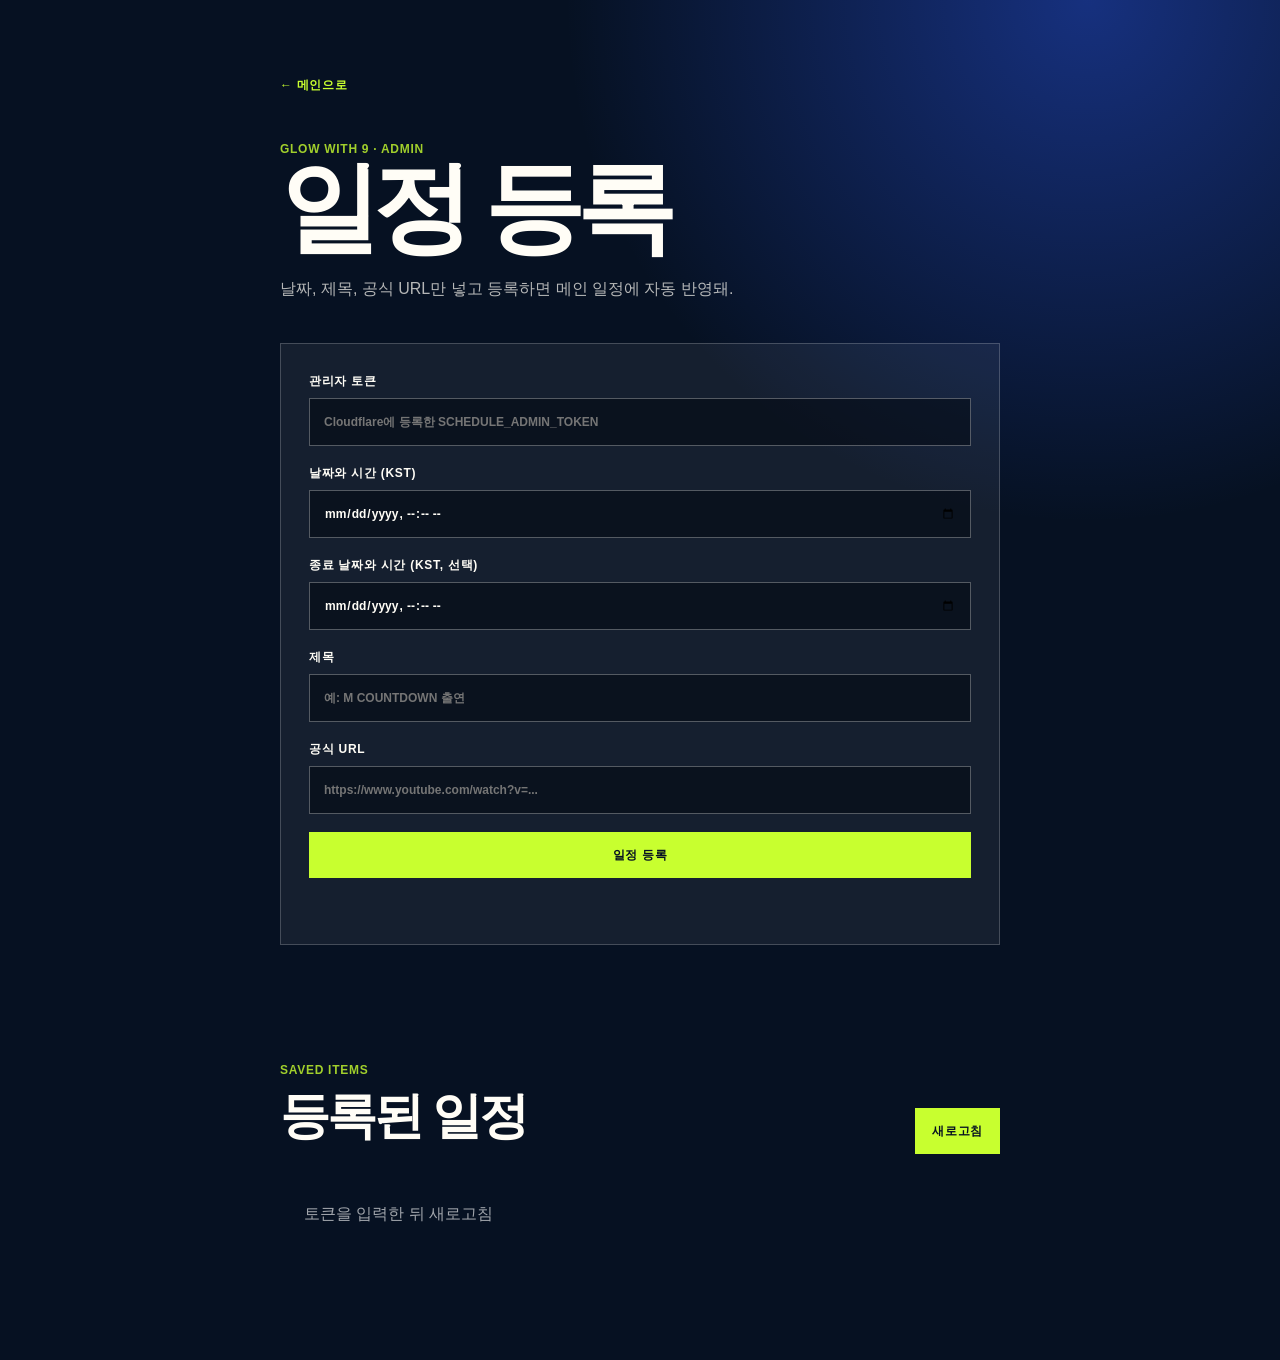
<file: schedule-admin.html>
<!doctype html>
<html lang="ko">
<head>
  <meta charset="UTF-8">
  <meta name="viewport" content="width=device-width, initial-scale=1.0">
  <meta name="theme-color" content="#061122">
  <title>일정 관리 | GLOW WITH 9</title>
  <link rel="stylesheet" href="style.css">
</head>
<body class="schedule-admin-page">
  <main class="schedule-admin-main">
    <a class="admin-back" href="/">← 메인으로</a>
    <p class="admin-eyebrow">GLOW WITH 9 · ADMIN</p>
    <h1>일정 등록</h1>
    <p class="admin-lead">날짜, 제목, 공식 URL만 넣고 등록하면 메인 일정에 자동 반영돼.</p>

    <form class="admin-form" data-schedule-form>
      <label>
        관리자 토큰
        <input type="password" name="token" autocomplete="current-password" required placeholder="Cloudflare에 등록한 SCHEDULE_ADMIN_TOKEN">
      </label>
      <label>
        날짜와 시간 (KST)
        <input type="datetime-local" name="startsAt" required>
      </label>
      <label>
        종료 날짜와 시간 (KST, 선택)
        <input type="datetime-local" name="endsAt">
      </label>
      <label>
        제목
        <input type="text" name="title" maxlength="120" required placeholder="예: M COUNTDOWN 출연">
      </label>
      <label>
        공식 URL
        <input type="url" name="url" required placeholder="https://www.youtube.com/watch?v=...">
      </label>
      <button type="submit">일정 등록</button>
      <p class="admin-message" data-admin-message aria-live="polite"></p>
    </form>

    <section class="admin-list-wrap" aria-labelledby="admin-list-title">
      <div class="admin-list-head">
        <div><p class="admin-eyebrow">SAVED ITEMS</p><h2 id="admin-list-title">등록된 일정</h2></div>
        <button class="admin-refresh" type="button" data-admin-refresh>새로고침</button>
      </div>
      <div class="admin-list" data-admin-list><p>토큰을 입력한 뒤 새로고침</p></div>
    </section>
  </main>

  <script>
    (() => {
      const form = document.querySelector('[data-schedule-form]');
      const list = document.querySelector('[data-admin-list]');
      const message = document.querySelector('[data-admin-message]');
      const refresh = document.querySelector('[data-admin-refresh]');
      const tokenInput = form.elements.token;
      const setMessage = (text, isError = false) => {
        message.textContent = text;
        message.classList.toggle('is-error', isError);
      };
      const headers = () => ({ Authorization: `Bearer ${tokenInput.value.trim()}`, Accept: 'application/json' });
      const formatDate = (value) => new Intl.DateTimeFormat('ko-KR', {
        dateStyle: 'medium', timeStyle: 'short', timeZone: 'Asia/Seoul'
      }).format(new Date(value));
      const formatScheduleDate = (item) => item.ends_at
        ? `${formatDate(item.starts_at)} ~ ${formatDate(item.ends_at)}`
        : formatDate(item.starts_at);
      const loadSchedules = async () => {
        if (!tokenInput.value.trim()) return setMessage('관리자 토큰을 입력해.', true);
        list.replaceChildren();
        try {
          const response = await fetch('/api/schedule?admin=1', { headers: headers(), cache: 'no-store' });
          const data = await response.json();
          if (!response.ok) throw new Error(data.error || '목록을 불러오지 못했어.');
          if (!data.items.length) {
            list.textContent = '등록된 앞으로의 일정이 없어.';
            return;
          }
          data.items.forEach((item) => {
            const row = document.createElement('article');
            row.className = 'admin-schedule-row';
            const copy = document.createElement('div');
            const time = document.createElement('time');
            time.textContent = formatScheduleDate(item);
            const title = document.createElement('strong');
            title.textContent = item.title;
            const link = document.createElement('a');
            link.href = item.url;
            link.target = '_blank';
            link.rel = 'noreferrer';
            link.textContent = '공식 링크 열기 ↗';
            copy.append(time, title, link);
            const remove = document.createElement('button');
            remove.type = 'button';
            remove.textContent = '삭제';
            remove.addEventListener('click', async () => {
              if (!confirm(`“${item.title}” 일정을 삭제할까?`)) return;
              const response = await fetch(`/api/schedule?id=${encodeURIComponent(item.id)}`, { method: 'DELETE', headers: headers() });
              if (!response.ok) return setMessage('삭제하지 못했어. 토큰을 확인해.', true);
              setMessage('삭제했어.');
              loadSchedules();
            });
            row.append(copy, remove);
            list.append(row);
          });
        } catch (error) {
          setMessage(error.message, true);
          list.textContent = '목록을 불러오지 못했어.';
        }
      };
      form.addEventListener('submit', async (event) => {
        event.preventDefault();
        const data = new FormData(form);
        const toKstIso = (value) => value ? `${value}:00+09:00` : null;
        const startsAt = toKstIso(data.get('startsAt'));
        const endsAt = toKstIso(data.get('endsAt'));
        setMessage('등록 중...');
        try {
          const response = await fetch('/api/schedule', {
            method: 'POST',
            headers: { ...headers(), 'Content-Type': 'application/json' },
            body: JSON.stringify({ title: data.get('title'), startsAt, endsAt, url: data.get('url') })
          });
          const result = await response.json();
          if (!response.ok) throw new Error(result.error || '등록하지 못했어.');
          form.elements.startsAt.value = '';
          form.elements.endsAt.value = '';
          form.elements.title.value = '';
          form.elements.url.value = '';
          setMessage('등록 완료. 메인 일정에도 바로 반영돼.');
          loadSchedules();
        } catch (error) {
          setMessage(error.message, true);
        }
      });
      refresh.addEventListener('click', loadSchedules);
    })();
  </script>
</body>
</html>
</file>
<file: style.css>
:root {
  --ink: #061122;
  --ink-soft: #0b1930;
  --paper: #f2f0e8;
  --white: #fffdf6;
  --blue: #1d4dff;
  --blue-bright: #2f68ff;
  --lime: #c8ff2f;
  --orange: #ff7538;
  --lilac: #b49bff;
  --cyan: #6fe9ff;
  --line-dark: rgba(6, 17, 34, 0.18);
  --line-light: rgba(255, 255, 255, 0.18);
  --sans: "Arial Narrow", "Pretendard Variable", Pretendard, SUIT, "Noto Sans KR", Arial, sans-serif;
  --display: "Arial Black", "Helvetica Neue", Arial, sans-serif;
  --ease: cubic-bezier(.2, .75, .2, 1);
  --page: clamp(20px, 4.2vw, 76px);
}

* {
  box-sizing: border-box;
}

html {
  scroll-behavior: smooth;
  background: var(--ink);
}

body {
  margin: 0;
  min-width: 320px;
  color: var(--white);
  background: var(--ink);
  font-family: var(--sans);
  font-size: 16px;
  line-height: 1.5;
  overflow-x: hidden;
  text-rendering: optimizeLegibility;
  -webkit-font-smoothing: antialiased;
}

body.menu-open {
  overflow: hidden;
}

body.album-modal-open {
  overflow: hidden;
}

a {
  color: inherit;
  text-decoration: none;
}

button,
input,
textarea {
  color: inherit;
  font: inherit;
}

button {
  border: 0;
}

img,
svg,
canvas {
  display: block;
  max-width: 100%;
}

h1,
h2,
h3,
p {
  margin: 0;
}

::selection {
  color: var(--ink);
  background: var(--lime);
}

.sr-only {
  position: absolute;
  width: 1px;
  height: 1px;
  padding: 0;
  margin: -1px;
  overflow: hidden;
  clip: rect(0, 0, 0, 0);
  white-space: nowrap;
  border: 0;
}

.skip-link {
  position: fixed;
  z-index: 1000;
  top: 12px;
  left: 12px;
  padding: 12px 18px;
  color: var(--ink);
  background: var(--lime);
  font-size: 13px;
  font-weight: 800;
  transform: translateY(-150%);
  transition: transform .2s;
}

.skip-link:focus {
  transform: translateY(0);
}

:focus-visible {
  outline: 2px solid var(--lime);
  outline-offset: 4px;
}

.scroll-progress {
  position: fixed;
  z-index: 200;
  top: 0;
  left: 0;
  width: 100%;
  height: 3px;
  pointer-events: none;
}

.scroll-progress span {
  display: block;
  width: 0;
  height: 100%;
  background: linear-gradient(90deg, var(--lime), var(--cyan), var(--lilac));
  box-shadow: 0 0 16px rgba(200, 255, 47, .5);
}

.pointer-glow {
  position: fixed;
  z-index: 9;
  width: 320px;
  height: 320px;
  border-radius: 50%;
  pointer-events: none;
  opacity: 0;
  background: radial-gradient(circle, rgba(103, 136, 255, .12), transparent 68%);
  transform: translate(-50%, -50%);
  transition: opacity .4s;
  mix-blend-mode: screen;
}

.loader {
  position: fixed;
  z-index: 999;
  inset: 0;
  display: grid;
  place-content: center;
  gap: 28px;
  text-align: center;
  background: var(--ink);
  transition: opacity .7s var(--ease), visibility .7s;
}

.loader.is-hidden {
  opacity: 0;
  visibility: hidden;
}

.loader p {
  font-size: 10px;
  font-weight: 800;
  letter-spacing: .3em;
  opacity: .65;
}

.loader-mark {
  position: relative;
  width: 58px;
  height: 58px;
  margin: auto;
  animation: loaderSpin 2.2s linear infinite;
}

.loader-mark span {
  position: absolute;
  width: 28px;
  height: 28px;
  border: 1px solid rgba(200, 255, 47, .8);
  border-radius: 50% 50% 12% 50%;
  background: rgba(200, 255, 47, .08);
  box-shadow: inset 0 0 12px rgba(200, 255, 47, .2);
}

.loader-mark span:nth-child(1) { left: 0; top: 0; transform: rotate(0); }
.loader-mark span:nth-child(2) { right: 0; top: 0; transform: rotate(90deg); }
.loader-mark span:nth-child(3) { right: 0; bottom: 0; transform: rotate(180deg); }
.loader-mark span:nth-child(4) { left: 0; bottom: 0; transform: rotate(270deg); }

@keyframes loaderSpin {
  to { transform: rotate(360deg); }
}

.site-header {
  position: fixed;
  z-index: 100;
  top: 0;
  left: 0;
  display: grid;
  grid-template-columns: 1fr auto 1fr;
  align-items: center;
  width: 100%;
  min-height: 82px;
  padding: 0 var(--page);
  border-bottom: 1px solid transparent;
  transition: min-height .35s var(--ease), background .35s, border-color .35s, backdrop-filter .35s;
}

.site-header.is-scrolled {
  min-height: 68px;
  border-bottom-color: var(--line-light);
  background: rgba(6, 17, 34, .75);
  backdrop-filter: blur(10px) saturate(120%);
}

.brand {
  justify-self: start;
  display: flex;
  align-items: center;
  gap: 8px;
  font-family: var(--display);
  font-size: 18px;
  font-weight: 900;
  letter-spacing: -.08em;
}

.brand-clover {
  color: var(--lime);
  font-family: Arial, sans-serif;
  font-size: 22px;
  font-weight: 400;
  letter-spacing: 0;
}

.brand small {
  margin-left: 7px;
  padding-left: 12px;
  border-left: 1px solid rgba(255, 255, 255, .35);
  font-family: var(--sans);
  font-size: 8px;
  font-weight: 700;
  letter-spacing: .16em;
}

.desktop-nav {
  display: flex;
  align-items: center;
  gap: clamp(20px, 2.5vw, 44px);
}

.desktop-nav a,
.official-link {
  position: relative;
  font-size: 10px;
  font-weight: 800;
  letter-spacing: .15em;
}

.desktop-nav a::after {
  content: "";
  position: absolute;
  left: 0;
  bottom: -7px;
  width: 100%;
  height: 1px;
  background: var(--lime);
  transform: scaleX(0);
  transform-origin: right;
  transition: transform .3s var(--ease);
}

.desktop-nav a:hover::after,
.desktop-nav a.is-active::after {
  transform: scaleX(1);
  transform-origin: left;
}

.header-links {
  justify-self: end;
  display: flex;
  align-items: center;
  gap: 10px;
}

.header-official,
.header-creator {
  display: flex;
  align-items: center;
  gap: 12px;
  padding: 11px 16px;
  border: 1px solid rgba(255, 255, 255, .4);
  border-radius: 999px;
  transition: color .25s, background .25s, border-color .25s;
}

.header-official:hover,
.header-creator:hover {
  color: var(--ink);
  border-color: var(--lime);
  background: var(--lime);
}

.menu-toggle,
.mobile-menu {
  display: none;
}

.hero {
  position: relative;
  min-height: 100svh;
  overflow: hidden;
  isolation: isolate;
  background: #020812;
}

.hero-image {
  position: absolute;
  z-index: -4;
  inset: 0;
  background-image:
    linear-gradient(90deg, rgba(3, 9, 22, .98) 0%, rgba(3, 9, 22, .8) 31%, rgba(3, 9, 22, .12) 65%, rgba(3, 9, 22, .08) 100%),
    linear-gradient(0deg, rgba(3, 9, 22, .72), transparent 40%),
    url("assets/glow-hero.jpg");
  background-position: center;
  background-size: cover;
  transform: scale(1.035);
  will-change: transform;
}

.hero-noise {
  position: absolute;
  z-index: -1;
  inset: 0;
  opacity: .22;
  pointer-events: none;
  background-image: url("data:image/svg+xml,%3Csvg viewBox='0 0 180 180' xmlns='http://www.w3.org/2000/svg'%3E%3Cfilter id='n'%3E%3CfeTurbulence type='fractalNoise' baseFrequency='.92' numOctaves='2' stitchTiles='stitch'/%3E%3C/filter%3E%3Crect width='100%25' height='100%25' filter='url(%23n)' opacity='.26'/%3E%3C/svg%3E");
  mix-blend-mode: soft-light;
}

.hero-orbit {
  position: absolute;
  z-index: -2;
  border: 1px solid rgba(255, 255, 255, .14);
  border-radius: 50%;
  pointer-events: none;
  animation: orbitDrift 9s ease-in-out infinite alternate;
}

.orbit-one {
  top: 12%;
  right: -8%;
  width: min(45vw, 720px);
  aspect-ratio: 1;
}

.orbit-two {
  top: 24%;
  right: 8%;
  width: min(25vw, 380px);
  aspect-ratio: 1;
  animation-delay: -3s;
}

@keyframes orbitDrift {
  to { transform: translate3d(-18px, 24px, 0) rotate(8deg); }
}

.hero-content {
  position: relative;
  z-index: 1;
  display: flex;
  flex-direction: column;
  justify-content: center;
  width: 100%;
  min-height: 100svh;
  padding: 120px var(--page) 140px;
}

.eyebrow {
  display: flex;
  align-items: center;
  gap: 10px;
  margin-bottom: clamp(20px, 3vh, 42px);
  font-size: 10px;
  font-weight: 800;
  letter-spacing: .2em;
}

.live-dot {
  position: relative;
  width: 7px;
  height: 7px;
  border-radius: 50%;
  background: var(--lime);
  box-shadow: 0 0 0 5px rgba(200, 255, 47, .12), 0 0 18px var(--lime);
  animation: livePulse 2s ease-in-out infinite;
}

@keyframes livePulse {
  50% { box-shadow: 0 0 0 9px rgba(200, 255, 47, 0), 0 0 25px var(--lime); }
}

.hero-title {
  max-width: 950px;
  font-family: var(--display);
  font-size: clamp(64px, 10.4vw, 182px);
  font-weight: 900;
  line-height: .76;
  letter-spacing: -.085em;
  text-transform: uppercase;
}

.title-line {
  display: block;
}

.title-outline {
  position: relative;
  color: transparent;
  -webkit-text-stroke: 1.5px rgba(255, 255, 255, .78);
  text-stroke: 1.5px rgba(255, 255, 255, .78);
}

.title-star {
  position: absolute;
  top: -.15em;
  right: -.18em;
  color: var(--lime);
  font-family: Arial, sans-serif;
  font-size: .22em;
  -webkit-text-stroke: 0;
  animation: starPulse 2.7s ease-in-out infinite;
}

@keyframes starPulse {
  50% { transform: rotate(90deg) scale(1.35); filter: drop-shadow(0 0 8px var(--lime)); }
}

.hero-bottom {
  display: flex;
  align-items: flex-end;
  gap: clamp(32px, 7vw, 110px);
  margin-top: clamp(32px, 5vh, 60px);
}

.hero-bottom > p {
  padding-left: 15px;
  border-left: 1px solid rgba(255, 255, 255, .6);
  font-size: clamp(13px, 1vw, 16px);
  line-height: 1.8;
}

.hero-actions {
  display: flex;
  align-items: center;
  gap: 28px;
}

.magnetic-button {
  display: inline-flex;
  align-items: center;
  justify-content: space-between;
  gap: 30px;
  min-width: 186px;
  min-height: 54px;
  padding: 0 20px;
  border-radius: 999px;
  font-size: 12px;
  font-weight: 800;
  transition: transform .2s var(--ease), box-shadow .25s, color .25s, background .25s;
}

.primary-button {
  color: var(--ink);
  background: var(--lime);
  box-shadow: 0 14px 40px rgba(200, 255, 47, .14);
}

.primary-button:hover {
  box-shadow: 0 16px 50px rgba(200, 255, 47, .34);
}

.primary-button i,
.plant-button i {
  font-style: normal;
  font-size: 18px;
}

.text-link {
  padding-bottom: 4px;
  border-bottom: 1px solid rgba(255, 255, 255, .6);
  font-size: 12px;
  font-weight: 800;
}

.hero-sidecards {
  position: absolute;
  z-index: 2;
  right: var(--page);
  bottom: 70px;
  display: flex;
  align-items: flex-end;
  gap: 12px;
}

.countdown-card,
.schedule-card {
  width: min(360px, calc(100vw - 40px));
  padding: 20px;
  border: 1px solid rgba(255, 255, 255, .25);
  background: rgba(5, 12, 28, .58);
  box-shadow: 0 24px 80px rgba(0, 0, 0, .24);
  backdrop-filter: blur(10px) saturate(120%);
}

.countdown-head {
  display: flex;
  justify-content: space-between;
  padding-bottom: 14px;
  border-bottom: 1px solid rgba(255, 255, 255, .16);
  font-size: 8px;
  font-weight: 800;
  letter-spacing: .17em;
}

.countdown-head strong {
  color: var(--lime);
}

.countdown {
  display: grid;
  grid-template-columns: 1fr auto 1fr auto 1fr auto 1fr;
  align-items: start;
  gap: 7px;
  padding: 16px 0 12px;
}

.countdown div {
  display: flex;
  flex-direction: column;
  gap: 3px;
}

.countdown strong {
  font-family: var(--display);
  font-size: clamp(23px, 2.4vw, 34px);
  line-height: 1;
  letter-spacing: -.06em;
}

.countdown span,
.countdown-card > p {
  font-size: 7px;
  font-weight: 800;
  letter-spacing: .13em;
  opacity: .55;
}

.countdown i {
  font-style: normal;
  opacity: .3;
}

.countdown-card > p {
  text-align: right;
}

.countdown-card.is-released .countdown {
  display: block;
  padding: 20px 0 15px;
}

.countdown-card.is-released .countdown::after {
  content: "NOW GLOWING";
  color: var(--lime);
  font-family: var(--display);
  font-size: 36px;
  font-weight: 900;
  letter-spacing: -.04em;
}

.countdown-card.is-released .countdown > * {
  display: none;
}

.schedule-card {
  width: min(370px, calc(100vw - 40px));
  min-height: 178px;
}

.schedule-head,
.schedule-foot,
.schedule-item {
  display: flex;
  align-items: center;
}

.schedule-head {
  justify-content: space-between;
  padding-bottom: 12px;
  border-bottom: 1px solid rgba(255, 255, 255, .16);
}

.schedule-head span,
.schedule-head h2,
.schedule-head strong,
.schedule-copy small,
.schedule-foot {
  font-size: 10px;
  font-weight: 800;
  letter-spacing: .13em;
}

.schedule-head span {
  display: block;
  margin-bottom: 3px;
  opacity: .52;
}

.schedule-head h2 {
  font-size: 12px;
  letter-spacing: .09em;
}

.schedule-head strong {
  color: var(--lime);
  font-size: 9px;
}

.schedule-list {
  min-height: 77px;
}

.schedule-item {
  gap: 12px;
  min-height: 77px;
  border-bottom: 1px solid rgba(255, 255, 255, .12);
  transition: background .2s var(--ease), transform .2s var(--ease);
}

.schedule-item:hover,
.schedule-item:focus-visible {
  background: rgba(255, 255, 255, .07);
  transform: translateX(3px);
}

.schedule-item time {
  display: flex;
  flex: 0 0 38px;
  flex-direction: column;
  align-items: center;
  justify-content: center;
  min-height: 43px;
  color: var(--ink);
  background: var(--lime);
}

.schedule-item time b {
  font-family: var(--display);
  font-size: 22px;
  line-height: .8;
  letter-spacing: -.06em;
}

.schedule-item time.is-range {
  flex-basis: 54px;
}

.schedule-item time.is-range b {
  font-family: var(--body);
  font-size: 14px;
  letter-spacing: -.08em;
}

.schedule-item time.is-range span {
  font-size: 8px;
  white-space: nowrap;
}

.schedule-item time span {
  margin-top: 3px;
  font-size: 9px;
  font-weight: 900;
  letter-spacing: .08em;
}

.schedule-copy {
  display: grid;
  min-width: 0;
  gap: 5px;
}

.schedule-copy small {
  color: var(--lime);
  font-size: 9px;
}

.schedule-copy strong {
  overflow: hidden;
  font-size: 14px;
  line-height: 1.15;
  text-overflow: ellipsis;
  white-space: nowrap;
}

.schedule-item > i {
  margin-left: auto;
  font-style: normal;
  opacity: .55;
}

.schedule-empty {
  display: grid;
  min-height: 77px;
  place-items: center start;
  color: rgba(255, 255, 255, .58);
  font-size: 11px;
  font-weight: 700;
}

.schedule-foot {
  padding-top: 10px;
  color: rgba(255, 255, 255, .52);
  font-size: 9px;
}

.latest-video-card {
  position: absolute;
  z-index: 2;
  top: clamp(92px, 13vh, 148px);
  right: var(--page);
  width: clamp(278px, 25vw, 390px);
  padding: 14px;
  border: 1px solid rgba(255, 255, 255, .26);
  background: rgba(5, 12, 28, .66);
  box-shadow: 0 24px 80px rgba(0, 0, 0, .25);
  backdrop-filter: blur(10px) saturate(120%);
}

.latest-video-head {
  display: flex;
  align-items: center;
  justify-content: space-between;
  gap: 12px;
  padding-bottom: 11px;
  font-size: 8px;
  font-weight: 800;
  letter-spacing: .14em;
}

.latest-video-head > span {
  color: var(--lime);
}

.latest-video-head a {
  flex: 0 0 auto;
  opacity: .7;
  transition: color .2s, opacity .2s;
}

.latest-video-head a:hover,
.latest-video-head a:focus-visible {
  color: var(--lime);
  opacity: 1;
}

.latest-video-head i {
  font-style: normal;
  font-size: 12px;
}

.latest-video-media {
  position: relative;
  overflow: hidden;
  aspect-ratio: 16 / 9;
  background:
    radial-gradient(circle at 78% 18%, rgba(200, 255, 47, .3), transparent 28%),
    linear-gradient(135deg, rgba(29, 77, 255, .7), rgba(3, 9, 22, .95));
}

.latest-video-thumbnail,
.latest-video-media iframe,
.latest-video-fallback {
  position: absolute;
  inset: 0;
  width: 100%;
  height: 100%;
  border: 0;
}

.latest-video-thumbnail {
  z-index: 0;
  object-fit: cover;
}

.latest-video-media iframe {
  z-index: 1;
  visibility: hidden;
}

.latest-video-card.is-ready .latest-video-media iframe {
  visibility: visible;
}

.latest-video-fallback {
  z-index: 2;
  display: flex;
  flex-direction: column;
  justify-content: flex-end;
  gap: 7px;
  padding: 15px;
  background: linear-gradient(180deg, transparent, rgba(3, 9, 22, .82));
  transition: opacity .25s;
}

.latest-video-fallback span,
.latest-video-card > p {
  font-size: 8px;
  font-weight: 800;
  line-height: 1.35;
  letter-spacing: .13em;
}

.latest-video-fallback strong {
  font-family: var(--display);
  font-size: clamp(19px, 1.75vw, 26px);
  line-height: .92;
  letter-spacing: -.05em;
}

.latest-video-card > p {
  min-height: 2.7em;
  margin-top: 11px;
  overflow: hidden;
  color: rgba(255, 255, 255, .72);
}

.latest-video-card.is-ready .latest-video-fallback {
  pointer-events: none;
  opacity: 0;
}

.latest-video-card.is-unavailable .latest-video-fallback strong {
  color: var(--lime);
}

.scroll-hint {
  position: absolute;
  z-index: 2;
  bottom: 24px;
  left: var(--page);
  display: flex;
  align-items: center;
  gap: 13px;
  font-size: 7px;
  font-weight: 800;
  letter-spacing: .18em;
  opacity: .55;
}

.scroll-hint i {
  position: relative;
  display: block;
  width: 64px;
  height: 1px;
  overflow: hidden;
  background: rgba(255, 255, 255, .35);
}

.scroll-hint i::after {
  content: "";
  position: absolute;
  inset: 0;
  background: var(--white);
  animation: scrollLine 2.2s var(--ease) infinite;
}

@keyframes scrollLine {
  from { transform: translateX(-100%); }
  to { transform: translateX(100%); }
}

.name-marquee {
  overflow: hidden;
  color: var(--white);
  background: var(--blue);
  border-top: 1px solid rgba(255, 255, 255, .18);
  border-bottom: 1px solid rgba(255, 255, 255, .18);
}

.marquee-track {
  display: flex;
  align-items: center;
  width: max-content;
  padding: 18px 0;
  animation: marquee 25s linear infinite;
}

.marquee-track span {
  padding: 0 26px;
  font-family: var(--display);
  font-size: clamp(18px, 2vw, 30px);
  font-weight: 900;
  letter-spacing: -.04em;
}

.marquee-track i {
  color: var(--lime);
  font-style: normal;
  font-size: 20px;
}

@keyframes marquee {
  to { transform: translateX(-50%); }
}

.section-pad {
  padding: clamp(88px, 11vw, 170px) var(--page);
}

.section-heading {
  display: flex;
  justify-content: space-between;
  align-items: flex-start;
  padding: 15px 0 0;
  border-top: 1px solid currentColor;
  font-size: 9px;
  font-weight: 800;
  letter-spacing: .15em;
  line-height: 1.6;
  text-transform: uppercase;
}

.section-heading > p:last-child {
  text-align: right;
  opacity: .58;
}

.section-heading span {
  display: inline-block;
  margin-right: 20px;
  opacity: .5;
}

.dark-heading { color: var(--ink); }
.light-heading { color: var(--white); }

.signal-section {
  color: var(--ink);
  background: var(--paper);
}

.album-layout {
  display: grid;
  grid-template-columns: minmax(0, 1.04fr) minmax(360px, .96fr);
  gap: clamp(50px, 8vw, 140px);
  align-items: center;
  margin-top: clamp(70px, 9vw, 140px);
}

.album-visual {
  position: relative;
  display: grid;
  place-items: center;
  min-height: min(62vw, 790px);
  perspective: 1400px;
}

.album-aura {
  position: absolute;
  top: 8%;
  left: 10%;
  width: 78%;
  height: 78%;
  border-radius: 50%;
  background: radial-gradient(circle, rgba(53, 101, 255, .34), rgba(111, 233, 255, .14) 38%, transparent 70%);
  filter: blur(10px);
  animation: auraBreathe 5s ease-in-out infinite;
}

@keyframes auraBreathe {
  50% { transform: scale(1.1); opacity: .75; }
}

.album-object {
  position: relative;
  z-index: 2;
  display: flex;
  flex-direction: column;
  width: min(76%, 520px);
  aspect-ratio: .82;
  padding: clamp(25px, 4vw, 54px);
  overflow: hidden;
  border: 1px solid rgba(255, 255, 255, .7);
  border-radius: 4px 38px 4px 38px;
  color: #fff;
  background:
    linear-gradient(135deg, rgba(255, 255, 255, .36), transparent 28%),
    radial-gradient(circle at 80% 15%, rgba(200, 255, 47, .75), transparent 22%),
    linear-gradient(145deg, #3a6fff 0%, #133dd3 42%, #052070 100%);
  box-shadow:
    inset 0 0 0 12px rgba(255, 255, 255, .05),
    inset 0 0 90px rgba(80, 224, 255, .18),
    0 55px 95px rgba(20, 48, 135, .26);
  transform: rotateY(-10deg) rotateX(7deg) rotateZ(-4deg);
  transition: transform .7s var(--ease);
}

.album-visual:hover .album-object {
  transform: rotateY(-2deg) rotateX(2deg) rotateZ(-1deg) translateY(-10px);
}

.album-object::before,
.album-object::after {
  content: "";
  position: absolute;
  border: 1px solid rgba(255, 255, 255, .25);
  border-radius: 50%;
}

.album-object::before {
  top: 20%;
  right: -35%;
  width: 90%;
  aspect-ratio: 1;
}

.album-object::after {
  right: 8%;
  bottom: 8%;
  width: 22%;
  aspect-ratio: 1;
}

.album-sticker {
  position: absolute;
  z-index: 2;
  top: 6%;
  right: 7%;
  display: grid;
  place-items: center;
  width: 78px;
  aspect-ratio: 1;
  border-radius: 50%;
  color: var(--ink);
  background: var(--lime);
  font-size: 9px;
  font-weight: 900;
  line-height: 1.15;
  letter-spacing: .08em;
  text-align: center;
  transform: rotate(11deg);
  box-shadow: 0 8px 30px rgba(200, 255, 47, .25);
}

.album-kicker {
  position: relative;
  z-index: 1;
  font-size: 9px;
  font-weight: 800;
  letter-spacing: .18em;
}

.album-object h2 {
  position: relative;
  z-index: 1;
  margin-top: auto;
  font-family: var(--display);
  font-size: clamp(60px, 7.8vw, 118px);
  font-weight: 900;
  line-height: .72;
  letter-spacing: -.1em;
}

.album-object h2 em {
  color: transparent;
  font-style: normal;
  -webkit-text-stroke: 1.5px #fff;
}

.album-meta {
  position: relative;
  z-index: 1;
  display: flex;
  justify-content: space-between;
  margin-top: 28px;
  padding-top: 13px;
  border-top: 1px solid rgba(255, 255, 255, .5);
  font-size: 9px;
  font-weight: 800;
  letter-spacing: .1em;
}

.album-capsules {
  position: absolute;
  inset: 0;
}

.album-capsules i {
  position: absolute;
  width: 18px;
  height: 44px;
  border: 1px solid rgba(255, 255, 255, .65);
  border-radius: 999px;
  background: linear-gradient(90deg, rgba(255, 255, 255, .65), rgba(255, 255, 255, .1));
  box-shadow: inset 0 0 10px rgba(255, 255, 255, .35), 0 0 20px rgba(255, 255, 255, .12);
}

.album-capsules i:nth-child(1) { top: 27%; left: 13%; transform: rotate(28deg); background-color: rgba(200, 255, 47, .45); }
.album-capsules i:nth-child(2) { top: 41%; right: 17%; transform: rotate(-35deg); background-color: rgba(255, 117, 56, .5); }
.album-capsules i:nth-child(3) { top: 18%; left: 43%; transform: rotate(70deg); background-color: rgba(180, 155, 255, .5); }
.album-capsules i:nth-child(4) { top: 50%; left: 25%; transform: rotate(12deg); background-color: rgba(111, 233, 255, .5); }
.album-capsules i:nth-child(5) { top: 60%; right: 10%; transform: rotate(48deg); background-color: rgba(255, 255, 255, .35); }

.album-shadow {
  position: absolute;
  z-index: 1;
  bottom: 3%;
  width: 58%;
  height: 9%;
  border-radius: 50%;
  background: rgba(6, 17, 34, .32);
  filter: blur(28px);
  transform: rotate(-5deg);
}

.track-panel {
  max-width: 620px;
}

.track-intro > span {
  font-size: 9px;
  font-weight: 800;
  letter-spacing: .15em;
  opacity: .55;
}

.track-intro h3 {
  margin-top: 15px;
  font-family: var(--display);
  font-size: clamp(38px, 4.1vw, 68px);
  font-weight: 900;
  line-height: .98;
  letter-spacing: -.07em;
}

.track-intro h3 em {
  color: var(--blue);
  font-style: normal;
}

.album-stream-link {
  display: inline-flex;
  align-items: center;
  gap: 12px;
  margin-top: 22px;
  padding-bottom: 5px;
  border-bottom: 1px solid currentColor;
  color: var(--ink);
  font-size: 10px;
  font-weight: 900;
  letter-spacing: .1em;
  transition: color .2s ease, gap .2s var(--ease);
}

.album-stream-link i {
  color: var(--blue);
  font-size: 15px;
  font-style: normal;
}

.album-stream-link:hover,
.album-stream-link:focus-visible {
  gap: 16px;
  color: var(--blue);
}

.track-list {
  padding: 0;
  margin: clamp(30px, 4vw, 52px) 0 0;
  border-top: 1px solid var(--line-dark);
  list-style: none;
}

.track-list li {
  border-bottom: 1px solid var(--line-dark);
  transition: background .3s, color .3s;
}

.track-list button {
  display: grid;
  grid-template-columns: 42px 1fr auto auto;
  align-items: center;
  width: 100%;
  min-height: 54px;
  padding: 0 10px 0 0;
  cursor: pointer;
  text-align: left;
  background: transparent;
}

.track-list button > span {
  font-size: 8px;
  font-weight: 800;
  opacity: .5;
}

.track-list button strong {
  font-size: clamp(14px, 1.3vw, 19px);
  font-weight: 800;
  letter-spacing: -.025em;
}

.track-list button small {
  margin-right: 16px;
  padding: 3px 7px;
  border: 1px solid currentColor;
  border-radius: 999px;
  font-size: 7px;
  font-weight: 900;
  letter-spacing: .08em;
}

.track-list button i {
  font-style: normal;
  opacity: 0;
  transform: translate(-6px, 6px);
  transition: opacity .25s, transform .25s;
}

.track-list li:hover,
.track-list li.active {
  color: #fff;
  background: var(--blue);
}

.track-list li:hover button,
.track-list li.active button {
  padding-left: 14px;
}

.track-list li:hover button i,
.track-list li.active button i {
  opacity: 1;
  transform: translate(0);
}

.track-now {
  display: grid;
  grid-template-columns: auto 1fr auto;
  align-items: center;
  gap: 20px;
  margin-top: 20px;
  padding: 16px 18px;
  color: #fff;
  background: var(--ink);
}

.track-now span,
.track-now em {
  font-size: 7px;
  font-weight: 800;
  letter-spacing: .13em;
  opacity: .55;
}

.track-now strong {
  overflow: hidden;
  font-size: 13px;
  font-weight: 800;
  text-overflow: ellipsis;
  white-space: nowrap;
}

.track-now em {
  color: var(--lime);
  font-style: normal;
  text-align: right;
}

.track-recommendation {
  margin-top: 14px;
  padding: 18px 19px 17px;
  border: 1px solid rgba(8, 24, 74, .13);
  border-radius: 2px 18px 2px 18px;
  color: var(--white);
  background: var(--ink);
  box-shadow: 0 16px 34px rgba(8, 24, 74, .12);
}

.track-recommendation-head {
  display: flex;
  justify-content: space-between;
  gap: 16px;
  color: var(--lime);
  font-size: 8px;
  font-weight: 900;
  letter-spacing: .15em;
}

.track-recommendation-head span:last-child {
  color: rgba(255, 255, 255, .52);
}

.track-recommendation p {
  margin: 13px 0 15px;
  color: rgba(255, 255, 255, .73);
  font-size: 13px;
  line-height: 1.55;
}

.track-recommendation p strong {
  color: var(--white);
  font-weight: 800;
}

.track-recommendation a {
  display: flex;
  justify-content: space-between;
  align-items: center;
  gap: 18px;
  padding-top: 12px;
  border-top: 1px solid rgba(255, 255, 255, .16);
  color: var(--white);
  font-size: 9px;
  font-weight: 900;
  letter-spacing: .11em;
  transition: color .2s ease;
}

.track-recommendation a i {
  color: var(--lime);
  font-size: 15px;
  font-style: normal;
  transition: transform .2s var(--ease);
}

.track-recommendation a:hover,
.track-recommendation a:focus-visible {
  color: var(--lime);
}

.track-recommendation a:hover i,
.track-recommendation a:focus-visible i {
  transform: translate(3px, -3px);
}

.members-section {
  position: relative;
  overflow: hidden;
  color: var(--white);
  background:
    radial-gradient(circle at 15% 25%, rgba(29, 77, 255, .23), transparent 28%),
    radial-gradient(circle at 85% 65%, rgba(180, 155, 255, .12), transparent 25%),
    var(--ink);
}

.members-section::after {
  content: "FIVE";
  position: absolute;
  top: 17%;
  right: -2vw;
  color: rgba(255, 255, 255, .025);
  font-family: var(--display);
  font-size: 27vw;
  font-weight: 900;
  line-height: .8;
  letter-spacing: -.1em;
  pointer-events: none;
}

.members-title-wrap {
  position: relative;
  z-index: 1;
  display: flex;
  justify-content: space-between;
  align-items: flex-end;
  margin: clamp(80px, 10vw, 155px) 0 clamp(45px, 6vw, 85px);
}

.members-title-wrap h2 {
  font-family: var(--display);
  font-size: clamp(68px, 12vw, 184px);
  font-weight: 900;
  line-height: .71;
  letter-spacing: -.09em;
}

.members-title-wrap h2 span {
  color: transparent;
  -webkit-text-stroke: 1.5px rgba(255, 255, 255, .75);
}

.members-title-wrap > p {
  max-width: 240px;
  padding-left: 18px;
  border-left: 1px solid rgba(255, 255, 255, .45);
  font-size: 13px;
  line-height: 1.8;
  opacity: .7;
}

.member-deck {
  position: relative;
  z-index: 2;
  display: flex;
  gap: 8px;
}

.member-card {
  position: relative;
  flex: 1 1 0;
  min-width: 0;
  min-height: clamp(420px, 46vw, 680px);
  padding: clamp(17px, 2vw, 30px);
  overflow: hidden;
  border: 1px solid rgba(255, 255, 255, .18);
  background: rgba(255, 255, 255, .035);
  transition: flex .55s var(--ease), transform .55s var(--ease), background .4s;
  isolation: isolate;
}

.member-card::before {
  content: "";
  position: absolute;
  z-index: -2;
  inset: 0;
  opacity: .58;
  transition: opacity .4s, transform .7s var(--ease);
}

.member-card::after {
  content: "";
  position: absolute;
  z-index: -1;
  inset: 0;
  background: linear-gradient(180deg, transparent 38%, rgba(4, 10, 24, .18) 62%, rgba(4, 10, 24, .92));
}

.member-hayoung::before { background: linear-gradient(155deg, rgba(76, 117, 255, .58), rgba(16, 26, 73, .88) 75%); }
.member-jiwon::before { background: linear-gradient(155deg, rgba(38, 161, 204, .48), rgba(11, 37, 72, .88) 75%); }
.member-chaeyoung::before { background: linear-gradient(155deg, rgba(165, 66, 66, .46), rgba(40, 20, 48, .9) 75%); }
.member-nagyung::before { background: linear-gradient(155deg, rgba(112, 75, 225, .48), rgba(21, 19, 59, .9) 75%); }
.member-jiheon::before { background: linear-gradient(155deg, rgba(208, 136, 67, .46), rgba(50, 35, 65, .9) 75%); }

.member-photo {
  position: absolute;
  z-index: -3;
  inset: 0;
  width: 100%;
  height: 100%;
  max-width: none;
  object-fit: cover;
  object-position: center;
  filter: saturate(.78) contrast(1.04);
  transform: scale(1.03);
  transition: filter .65s, transform .9s var(--ease);
}

.member-card:hover,
.member-card:focus-visible {
  flex: 1.5 1 0;
  transform: translateY(-12px);
  background: rgba(255, 255, 255, .08);
}

.member-card:hover::before,
.member-card:focus-visible::before {
  opacity: .28;
  transform: scale(1.04);
}

.member-card:hover .member-photo,
.member-card:focus-visible .member-photo {
  filter: saturate(1.03) contrast(1.02);
  transform: scale(1.085);
}

.member-index {
  font-size: 8px;
  font-weight: 800;
  letter-spacing: .15em;
  opacity: .6;
}

.member-symbol {
  position: absolute;
  top: 28%;
  left: 50%;
  display: grid;
  place-items: center;
  width: clamp(90px, 9vw, 150px);
  aspect-ratio: 1;
  border: 1px solid rgba(255, 255, 255, .55);
  border-radius: 50%;
  background: rgba(255, 255, 255, .05);
  box-shadow: inset 0 0 40px rgba(255, 255, 255, .08), 0 0 45px rgba(255, 255, 255, .08);
  backdrop-filter: blur(8px);
  transform: translateX(-50%);
}

.member-symbol::before,
.member-symbol::after {
  content: "";
  position: absolute;
  inset: -12px;
  border: 1px dashed rgba(255, 255, 255, .2);
  border-radius: 50%;
  animation: loaderSpin 18s linear infinite;
}

.member-symbol::after {
  inset: 12px;
  animation-direction: reverse;
}

.member-symbol span {
  font-family: var(--display);
  font-size: clamp(34px, 4vw, 64px);
  font-weight: 900;
  text-shadow: 0 0 24px rgba(255, 255, 255, .4);
}

.member-copy {
  position: absolute;
  right: clamp(17px, 2vw, 30px);
  bottom: clamp(22px, 3vw, 42px);
  left: clamp(17px, 2vw, 30px);
}

.member-copy p {
  margin-bottom: 3px;
  font-size: 8px;
  font-weight: 800;
  letter-spacing: .16em;
  opacity: .55;
}

.member-copy h3 {
  font-family: var(--display);
  font-size: clamp(21px, 2.35vw, 38px);
  font-weight: 900;
  line-height: .95;
  letter-spacing: -.07em;
  word-break: keep-all;
}

.member-copy span {
  display: block;
  margin-top: 12px;
  font-size: 11px;
  font-weight: 700;
  opacity: .7;
}

.member-clover {
  position: absolute;
  top: 20px;
  right: 20px;
  color: var(--lime);
  font-style: normal;
}

.members-note {
  position: relative;
  z-index: 2;
  margin-top: 15px;
  font-size: 9px;
  opacity: .48;
}

.archive-section {
  color: var(--ink);
  background: var(--paper);
}

.archive-sticky {
  padding: clamp(88px, 11vw, 170px) 0;
}

.archive-sticky > .section-heading,
.archive-lead,
.drag-hint {
  margin-right: var(--page);
  margin-left: var(--page);
}

.archive-lead {
  display: flex;
  justify-content: space-between;
  align-items: flex-end;
  margin-top: clamp(70px, 9vw, 130px);
  margin-bottom: clamp(42px, 5vw, 75px);
}

.archive-lead > div > span {
  font-size: 9px;
  font-weight: 800;
  letter-spacing: .16em;
  opacity: .55;
}

.archive-lead h2 {
  margin-top: 16px;
  font-family: var(--display);
  font-size: clamp(54px, 8.5vw, 132px);
  font-weight: 900;
  line-height: .78;
  letter-spacing: -.08em;
}

.archive-lead h2 em {
  color: var(--blue);
  font-style: normal;
}

.archive-lead > p {
  max-width: 260px;
  padding-left: 18px;
  border-left: 1px solid rgba(6, 17, 34, .38);
  font-size: 13px;
  line-height: 1.8;
}

.archive-controls {
  display: grid;
  grid-template-columns: minmax(190px, 1fr) auto auto auto;
  gap: 10px;
  align-items: center;
  margin: 0 var(--page) 30px;
}

.archive-search,
.archive-select {
  position: relative;
  display: flex;
  align-items: center;
  min-height: 48px;
  border: 1px solid var(--line-dark);
  background: rgba(255, 255, 255, .48);
}

.archive-search input,
.archive-select select {
  width: 100%;
  min-height: 46px;
  padding: 0 42px 0 15px;
  border: 0;
  outline: 0;
  color: var(--ink);
  background: transparent;
  font: inherit;
  font-size: 10px;
  font-weight: 800;
  letter-spacing: .04em;
}

.archive-search input::placeholder { color: rgba(6, 17, 34, .48); }
.archive-search i {
  position: absolute;
  right: 14px;
  font-size: 22px;
  font-style: normal;
  line-height: 1;
  pointer-events: none;
}

.archive-select { min-width: 130px; }
.archive-select select { padding-right: 12px; cursor: pointer; }

.archive-types {
  display: flex;
  gap: 5px;
}

.archive-types button {
  min-height: 48px;
  padding: 0 11px;
  border: 1px solid var(--line-dark);
  color: var(--ink);
  background: transparent;
  font-size: 8px;
  font-weight: 800;
  letter-spacing: .08em;
  cursor: pointer;
  transition: color .2s, background .2s;
}

.archive-types button:hover,
.archive-types button.is-active {
  color: var(--white);
  background: var(--ink);
}

.archive-result {
  justify-self: end;
  white-space: nowrap;
  font-size: 9px;
  font-weight: 800;
  letter-spacing: .08em;
  opacity: .58;
}

.era-card[hidden] { display: none; }

.era-scroller {
  display: flex;
  gap: 14px;
  padding: 0 var(--page) 30px;
  overflow-x: auto;
  overscroll-behavior-inline: contain;
  scroll-snap-type: x mandatory;
  scrollbar-width: thin;
  scrollbar-color: var(--blue) rgba(6, 17, 34, .1);
  cursor: grab;
}

.era-scroller.is-dragging {
  cursor: grabbing;
  scroll-snap-type: none;
}

.era-card {
  flex: 0 0 clamp(255px, 25vw, 390px);
  scroll-snap-align: start;
  cursor: pointer;
}

.era-card:focus-visible {
  outline: 3px solid var(--blue);
  outline-offset: 6px;
}

.era-art {
  position: relative;
  display: grid;
  place-items: center;
  aspect-ratio: .82;
  overflow: hidden;
  border: 1px solid var(--line-dark);
  transition: transform .5s var(--ease), border-radius .5s var(--ease);
}

.era-card:hover .era-art {
  border-radius: 0 42px 0 42px;
  transform: translateY(-10px);
}

.era-art::before,
.era-art::after {
  content: "";
  position: absolute;
  border-radius: 50%;
  transition: transform .65s var(--ease);
}

.era-art::before {
  width: 62%;
  aspect-ratio: 1;
  border: 1px solid currentColor;
  opacity: .5;
}

.era-art::after {
  width: 34%;
  aspect-ratio: 1;
  background: currentColor;
  opacity: .13;
}

.era-card:hover .era-art::before { transform: scale(1.2) rotate(20deg); }
.era-card:hover .era-art::after { transform: scale(.75); }

.era-art > span {
  position: absolute;
  top: 18px;
  left: 18px;
  font-size: 8px;
  font-weight: 800;
  letter-spacing: .12em;
  opacity: .6;
}

.era-art > i {
  position: relative;
  z-index: 1;
  font-family: var(--display);
  font-size: clamp(62px, 8vw, 118px);
  font-style: normal;
  font-weight: 900;
  line-height: 1;
}

.era-2017 .era-art { color: #2752f0; background: #dfe6ff; }
.era-2018 .era-art { color: #ef5f93; background: #ffdfea; }
.era-2021 .era-art { color: #0b7bff; background: #e3f4ff; }
.era-2022 .era-art { color: #5633a9; background: #d9cdfb; }
.era-2023 .era-art { color: #1e1e24; background: #a9e7da; }
.era-2024 .era-art { color: #ff542d; background: #ffd7c9; }
.era-2025 .era-art { color: #297350; background: #f4db79; }
.era-2026 .era-art { color: #1d4dff; background: #c8ff2f; }

.era-copy {
  display: grid;
  grid-template-columns: 38px 1fr;
  margin-top: 18px;
}

.era-copy > span {
  grid-row: span 2;
  padding-top: 6px;
  font-size: 8px;
  font-weight: 800;
  opacity: .5;
}

.era-copy h3 {
  font-family: var(--display);
  font-size: clamp(21px, 2vw, 30px);
  font-weight: 900;
  line-height: 1;
  letter-spacing: -.055em;
}

.era-copy p {
  margin-top: 7px;
  font-size: 8px;
  font-weight: 800;
  letter-spacing: .12em;
  opacity: .5;
}

.drag-hint {
  display: flex;
  align-items: center;
  gap: 16px;
  margin-top: 24px;
  font-size: 7px;
  font-weight: 800;
  letter-spacing: .16em;
  opacity: .55;
}

.drag-hint i {
  position: relative;
  width: 80px;
  height: 1px;
  background: rgba(6, 17, 34, .25);
}

.drag-hint i::after {
  content: "›";
  position: absolute;
  top: 50%;
  right: 0;
  font-size: 15px;
  transform: translateY(-54%);
}

.album-modal {
  position: fixed;
  z-index: 1100;
  inset: 0;
  display: grid;
  place-items: center;
  padding: 24px;
  color: var(--white);
}

.album-modal[hidden] { display: none; }

.album-modal-backdrop {
  position: absolute;
  inset: 0;
  background: rgba(2, 8, 20, .78);
  backdrop-filter: blur(10px);
}

.album-modal-panel {
  position: relative;
  display: grid;
  grid-template-rows: auto minmax(0, 1fr) auto;
  width: min(690px, 100%);
  max-height: min(760px, calc(100vh - 48px));
  overflow: hidden;
  border: 1px solid rgba(111, 233, 255, .45);
  outline: 0;
  background: linear-gradient(145deg, #10234c, #061122 58%);
  box-shadow: 0 28px 100px rgba(0, 0, 0, .52), 0 0 0 1px rgba(29, 77, 255, .2) inset;
  animation: album-modal-in .24s var(--ease) both;
}

@keyframes album-modal-in {
  from { opacity: 0; transform: translateY(14px) scale(.985); }
  to { opacity: 1; transform: none; }
}

.album-modal-head,
.album-modal-nav,
.album-modal-section-head {
  display: flex;
  align-items: center;
  justify-content: space-between;
}

.album-modal-head {
  min-height: 66px;
  padding: 0 24px;
  border-bottom: 1px solid var(--line-light);
}

.album-modal-head > p,
.album-modal-section-head > p {
  margin: 0;
  color: var(--cyan);
  font-size: 9px;
  font-weight: 800;
  letter-spacing: .16em;
}

.album-modal-close {
  display: grid;
  width: 38px;
  aspect-ratio: 1;
  place-items: center;
  border: 1px solid var(--line-light);
  color: var(--white);
  background: rgba(255, 255, 255, .06);
  font-size: 27px;
  line-height: 1;
  cursor: pointer;
}

.album-modal-close:hover,
.album-modal-close:focus-visible,
.album-modal-nav button:not(:disabled):hover,
.album-modal-nav button:not(:disabled):focus-visible,
.album-modal-video:hover,
.album-modal-video:focus-visible {
  color: var(--ink);
  background: var(--lime);
  outline: 0;
}

.album-modal-body {
  min-height: 0;
  padding: clamp(26px, 5vw, 46px) clamp(22px, 5vw, 52px);
  overflow-y: auto;
  overscroll-behavior: contain;
}

.album-modal-meta,
.album-modal-title-track {
  margin: 0;
  color: var(--cyan);
  font-size: 10px;
  font-weight: 800;
  letter-spacing: .13em;
}

.album-modal-body h2 {
  max-width: 10ch;
  margin: 12px 0 18px;
  font-family: var(--display);
  font-size: clamp(44px, 8vw, 80px);
  line-height: .84;
  letter-spacing: -.075em;
  overflow-wrap: anywhere;
}

.album-modal-title-track { color: var(--lime); }

.album-modal-description {
  max-width: 52ch;
  margin: 22px 0 0;
  color: rgba(255, 253, 246, .78);
  font-size: 14px;
  line-height: 1.8;
  word-break: keep-all;
}

.album-modal-video {
  display: inline-flex;
  gap: 10px;
  align-items: center;
  margin-top: 24px;
  padding: 11px 14px;
  border: 1px solid rgba(111, 233, 255, .5);
  color: var(--cyan);
  font-size: 10px;
  font-weight: 800;
  letter-spacing: .08em;
}

.album-modal-tracks {
  margin-top: 38px;
  padding-top: 22px;
  border-top: 1px solid var(--line-light);
}

.album-modal-section-head h3 {
  margin: 0;
  font-size: 15px;
}

.album-modal-tracks ol {
  display: grid;
  gap: 0;
  margin: 18px 0 0;
  padding: 0;
  list-style: none;
  counter-reset: track;
}

.album-modal-tracks li {
  display: grid;
  grid-template-columns: 34px 1fr;
  gap: 12px;
  padding: 11px 0;
  border-bottom: 1px solid rgba(255, 255, 255, .1);
  color: rgba(255, 253, 246, .88);
  font-size: 13px;
}

.album-modal-tracks li::before {
  content: counter(track, decimal-leading-zero);
  counter-increment: track;
  color: var(--cyan);
  font-size: 9px;
  font-weight: 800;
  letter-spacing: .08em;
}

.album-modal-nav {
  min-height: 72px;
  border-top: 1px solid var(--line-light);
}

.album-modal-nav button {
  flex: 1;
  align-self: stretch;
  border-right: 1px solid var(--line-light);
  color: var(--white);
  background: transparent;
  font-size: 10px;
  font-weight: 800;
  letter-spacing: .08em;
  cursor: pointer;
}

.album-modal-nav button:last-child { border-right: 0; }
.album-modal-nav button:disabled { color: rgba(255, 255, 255, .28); cursor: not-allowed; }

@media (max-width: 560px) {
  .album-modal { padding: 12px; }
  .album-modal-panel { max-height: calc(100vh - 24px); }
  .album-modal-head { min-height: 58px; padding: 0 16px; }
  .album-modal-body { padding: 28px 20px; }
  .album-modal-body h2 { font-size: clamp(38px, 14vw, 58px); }
  .album-modal-nav { min-height: 64px; }
  .album-modal-nav button { padding: 0 8px; }
}

.watch-section {
  color: var(--white);
  background: var(--ink);
}

.watch-card {
  position: relative;
  display: block;
  min-height: min(62vw, 860px);
  margin-top: clamp(65px, 8vw, 115px);
  overflow: hidden;
  border: 1px solid var(--line-light);
  isolation: isolate;
}

.watch-card img {
  position: absolute;
  z-index: -3;
  inset: 0;
  width: 100%;
  height: 100%;
  object-fit: cover;
  filter: saturate(.85) contrast(1.03);
  transition: transform 1.2s var(--ease), filter .6s;
}

.watch-overlay {
  position: absolute;
  z-index: -2;
  inset: 0;
  background: linear-gradient(180deg, rgba(3, 9, 22, .18), rgba(3, 9, 22, .05) 38%, rgba(3, 9, 22, .82));
}

.watch-card:hover img {
  filter: saturate(1.12) contrast(1.03);
  transform: scale(1.035);
}

.watch-top {
  position: absolute;
  top: 24px;
  right: 26px;
  left: 26px;
  display: flex;
  justify-content: space-between;
  font-size: 8px;
  font-weight: 800;
  letter-spacing: .14em;
}

.watch-top i {
  font-style: normal;
}

.play-button {
  position: absolute;
  top: 50%;
  left: 50%;
  display: grid;
  place-items: center;
  width: clamp(100px, 11vw, 170px);
  aspect-ratio: 1;
  border: 1px solid rgba(255, 255, 255, .72);
  border-radius: 50%;
  background: rgba(7, 17, 34, .14);
  backdrop-filter: blur(7px);
  transform: translate(-50%, -50%);
  transition: color .4s, background .4s, transform .4s var(--ease);
}

.play-button span {
  font-size: 10px;
  font-weight: 800;
  letter-spacing: .18em;
}

.play-button i {
  position: absolute;
  opacity: 0;
  font-style: normal;
  font-size: 30px;
  transform: translateX(-7px);
  transition: opacity .35s, transform .35s;
}

.watch-card:hover .play-button {
  color: var(--ink);
  background: var(--lime);
  transform: translate(-50%, -50%) scale(1.07);
}

.watch-card:hover .play-button span { opacity: 0; }
.watch-card:hover .play-button i { opacity: 1; transform: translateX(2px); }

.watch-copy {
  position: absolute;
  right: clamp(24px, 4vw, 62px);
  bottom: clamp(25px, 4vw, 60px);
  left: clamp(24px, 4vw, 62px);
}

.watch-copy p {
  margin-bottom: 12px;
  font-size: 9px;
  font-weight: 800;
  letter-spacing: .16em;
}

.watch-copy h2 {
  font-family: var(--display);
  font-size: clamp(60px, 10.3vw, 158px);
  font-weight: 900;
  line-height: .73;
  letter-spacing: -.09em;
}

.watch-caption {
  margin-top: 18px;
  font-size: 9px;
  opacity: .48;
}

.flover-section {
  position: relative;
  min-height: 100svh;
  color: var(--white);
  background: #030918;
}

.flover-canvas-wrap {
  position: relative;
  min-height: 100svh;
  overflow: hidden;
  isolation: isolate;
}

#flover-canvas {
  position: absolute;
  z-index: -3;
  inset: 0;
  width: 100%;
  height: 100%;
}

.flover-gradient {
  position: absolute;
  z-index: -2;
  inset: 0;
  background:
    radial-gradient(circle at 75% 40%, rgba(45, 92, 255, .25), transparent 36%),
    radial-gradient(circle at 25% 80%, rgba(180, 155, 255, .12), transparent 30%),
    linear-gradient(180deg, rgba(3, 9, 24, .12), rgba(3, 9, 24, .72));
}

.flover-content {
  display: flex;
  flex-direction: column;
  justify-content: center;
  align-items: center;
  min-height: 100svh;
  padding: 100px var(--page);
  text-align: center;
  pointer-events: none;
}

.flover-content > p:first-child {
  margin-bottom: 28px;
  font-size: 9px;
  font-weight: 800;
  letter-spacing: .19em;
  opacity: .6;
}

.flover-content h2 {
  font-family: var(--display);
  font-size: clamp(80px, 16vw, 240px);
  font-weight: 900;
  line-height: .69;
  letter-spacing: -.1em;
}

.flover-content h2 span {
  color: transparent;
  -webkit-text-stroke: 1.5px rgba(255, 255, 255, .75);
}

.flover-intro {
  margin-top: clamp(35px, 5vw, 65px);
  font-size: clamp(12px, 1.1vw, 16px);
  line-height: 1.9;
  opacity: .7;
}

.plant-button {
  margin-top: 30px;
  color: var(--ink);
  background: var(--lime);
  cursor: pointer;
  pointer-events: auto;
}

.light-counter {
  display: flex;
  align-items: flex-end;
  gap: 34px;
  margin-top: 34px;
}

.light-counter > div { display: grid; gap: 8px; }

.light-counter strong {
  color: var(--lime);
  font-family: var(--display);
  font-size: 48px;
  font-weight: 900;
  line-height: .8;
  letter-spacing: -.07em;
}

.light-counter span {
  display: block;
  font-size: 7px;
  font-weight: 800;
  line-height: 1.45;
  letter-spacing: .11em;
  opacity: .5;
}

.tap-hint {
  position: absolute;
  right: var(--page);
  bottom: 30px;
  font-size: 8px;
  font-weight: 800;
  letter-spacing: .17em;
  opacity: .45;
}

.links-section {
  color: var(--white);
  background: linear-gradient(145deg, #09214c, #061122 48%, #130f38);
}

.links-lead {
  display: flex;
  justify-content: space-between;
  align-items: flex-end;
  margin-top: clamp(70px, 9vw, 125px);
  margin-bottom: clamp(50px, 7vw, 90px);
}

.links-lead h2 {
  font-family: var(--display);
  font-size: clamp(54px, 8.5vw, 132px);
  font-weight: 900;
  line-height: .78;
  letter-spacing: -.085em;
}

.links-lead h2 em {
  color: var(--lime);
  font-style: normal;
}

.links-lead > p {
  max-width: 250px;
  padding-left: 18px;
  border-left: 1px solid rgba(255, 255, 255, .4);
  font-size: 13px;
  line-height: 1.8;
  opacity: .7;
}

.official-grid {
  display: grid;
  grid-template-columns: repeat(2, 1fr);
  border-top: 1px solid var(--line-light);
  border-left: 1px solid var(--line-light);
}

.official-card {
  position: relative;
  display: grid;
  grid-template-columns: 55px 1fr auto;
  align-items: center;
  min-height: 150px;
  padding: 20px 28px;
  border-right: 1px solid var(--line-light);
  border-bottom: 1px solid var(--line-light);
  transition: color .35s, background .35s;
}

.official-card > span {
  font-size: 8px;
  font-weight: 800;
  opacity: .45;
}

.official-card strong {
  font-family: var(--display);
  font-size: clamp(27px, 3vw, 46px);
  font-weight: 900;
  line-height: 1;
  letter-spacing: -.06em;
}

.official-card small {
  position: absolute;
  bottom: 22px;
  left: 83px;
  font-size: 8px;
  font-weight: 700;
  letter-spacing: .08em;
  opacity: .48;
}

.official-card i {
  font-style: normal;
  font-size: 23px;
  transition: transform .3s var(--ease);
}

.official-card:hover {
  color: var(--ink);
  background: var(--lime);
}

.official-card:hover i {
  transform: translate(6px, -6px);
}

.source-note {
  display: grid;
  grid-template-columns: 180px 1fr;
  gap: 30px;
  margin-top: 45px;
  padding-top: 18px;
  border-top: 1px solid var(--line-light);
}

.source-note span {
  font-size: 8px;
  font-weight: 800;
  letter-spacing: .15em;
  opacity: .5;
}

.source-note p {
  max-width: 760px;
  font-size: 11px;
  line-height: 1.8;
  opacity: .62;
}

.legacy-row {
  display: flex;
  align-items: center;
  gap: 24px;
  margin-top: 25px;
  padding-top: 18px;
  border-top: 1px solid var(--line-light);
  font-size: 8px;
  font-weight: 800;
  letter-spacing: .08em;
}

.legacy-row > span {
  margin-right: auto;
  opacity: .45;
}

.legacy-row a {
  padding-bottom: 3px;
  border-bottom: 1px solid rgba(255, 255, 255, .35);
  transition: color .25s, border-color .25s;
}

.legacy-row a:hover {
  color: var(--lime);
  border-color: var(--lime);
}

.site-footer {
  overflow: hidden;
  padding: clamp(70px, 9vw, 130px) var(--page) 35px;
  color: var(--ink);
  background: var(--lime);
}

.footer-wordmark {
  font-family: var(--display);
  font-size: clamp(96px, 22.7vw, 360px);
  font-weight: 900;
  line-height: .67;
  letter-spacing: -.1em;
  white-space: nowrap;
  transform: translateX(-1.5vw);
}

.footer-bottom {
  display: grid;
  grid-template-columns: 1fr 1fr auto auto;
  gap: 30px;
  align-items: end;
  margin-top: clamp(60px, 8vw, 110px);
  padding-top: 18px;
  border-top: 1px solid rgba(6, 17, 34, .5);
  font-size: 9px;
  font-weight: 700;
  line-height: 1.7;
  letter-spacing: .05em;
}

.footer-bottom p:nth-child(2) {
  opacity: .65;
}

.footer-visitors {
  display: flex;
  gap: 18px;
  white-space: nowrap;
}

.footer-visitors span {
  display: grid;
  gap: 2px;
  color: rgba(6, 17, 34, .65);
}

.footer-visitors strong {
  color: var(--ink);
  font-family: var(--display);
  font-size: 18px;
  font-weight: 900;
  letter-spacing: -.04em;
  line-height: 1;
}

.footer-bottom a {
  display: flex;
  align-items: center;
  gap: 18px;
  font-weight: 900;
}

.footer-bottom a span {
  font-size: 22px;
}

.reveal {
  opacity: 0;
  transform: translateY(34px);
  transition: opacity .9s var(--ease), transform .9s var(--ease);
}

.reveal.is-visible {
  opacity: 1;
  transform: translateY(0);
}

.title-line.reveal:nth-child(2) {
  transition-delay: .12s;
}

.member-card.reveal:nth-child(2) { transition-delay: .06s; }
.member-card.reveal:nth-child(3) { transition-delay: .12s; }
.member-card.reveal:nth-child(4) { transition-delay: .18s; }
.member-card.reveal:nth-child(5) { transition-delay: .24s; }

@media (max-width: 1080px) {
  .album-layout {
    grid-template-columns: 1fr 1fr;
    gap: 50px;
  }

  .album-object {
    width: 86%;
  }

  .member-card {
    min-height: 500px;
  }

  .member-copy h3 {
    writing-mode: vertical-rl;
    transform: rotate(180deg);
  }

  .member-card:hover .member-copy h3,
  .member-card:focus-visible .member-copy h3 {
    writing-mode: initial;
    transform: none;
  }
}

@media (max-width: 820px) {
  .site-header {
    grid-template-columns: 1fr auto;
    min-height: 68px;
  }

  .desktop-nav,
  .header-links,
  .latest-video-card {
    display: none;
  }

  .menu-toggle {
    position: relative;
    z-index: 2;
    display: grid;
    gap: 6px;
    width: 44px;
    height: 44px;
    padding: 14px 9px;
    cursor: pointer;
    background: transparent;
  }

  .menu-toggle > span:not(.sr-only) {
    display: block;
    width: 100%;
    height: 1px;
    background: #fff;
    transition: transform .3s var(--ease);
  }

  .menu-toggle[aria-expanded="true"] > span:first-child {
    transform: translateY(3.5px) rotate(45deg);
  }

  .menu-toggle[aria-expanded="true"] > span:nth-child(2) {
    transform: translateY(-3.5px) rotate(-45deg);
  }

  .mobile-menu {
    position: fixed;
    z-index: 1;
    inset: 0;
    display: flex;
    flex-direction: column;
    justify-content: center;
    padding: 90px var(--page) 50px;
    color: #fff;
    background:
      radial-gradient(circle at 80% 20%, rgba(29, 77, 255, .5), transparent 35%),
      var(--ink);
  }

  .mobile-menu[hidden] {
    display: none;
  }

  .mobile-menu a {
    display: flex;
    align-items: baseline;
    gap: 18px;
    padding: 14px 0;
    border-bottom: 1px solid rgba(255, 255, 255, .18);
    font-family: var(--display);
    font-size: clamp(32px, 10vw, 62px);
    font-weight: 900;
    line-height: 1;
    letter-spacing: -.06em;
  }

  .mobile-menu a span {
    font-family: var(--sans);
    font-size: 9px;
    font-weight: 800;
    letter-spacing: .12em;
    opacity: .5;
  }

  .hero-content {
    justify-content: flex-start;
    min-height: auto;
    padding: 118px var(--page) 42px;
  }

  .hero-image {
    background-image:
      linear-gradient(180deg, rgba(3, 9, 22, .65), rgba(3, 9, 22, .28) 42%, rgba(3, 9, 22, .88) 82%),
      url("assets/glow-hero-mobile.jpg");
    background-position: 58% center;
  }

  .hero-title {
    font-size: clamp(58px, 16vw, 120px);
  }

  .hero-bottom {
    display: block;
  }

  .hero-actions {
    margin-top: 24px;
  }

  .hero-sidecards {
    position: relative;
    right: auto;
    bottom: auto;
    width: min(355px, calc(100vw - (var(--page) * 2)));
    margin: 0 var(--page) 32px auto;
    flex-direction: column;
    align-items: stretch;
  }

  .countdown-card,
  .schedule-card {
    width: 100%;
  }

  .scroll-hint {
    display: none;
  }

  .album-layout {
    grid-template-columns: 1fr;
  }

  .album-visual {
    min-height: 750px;
  }

  .album-object {
    width: min(72%, 480px);
  }

  .track-panel {
    max-width: none;
  }

  .members-title-wrap,
  .archive-lead,
  .links-lead {
    display: block;
  }

  .members-title-wrap > p,
  .archive-lead > p,
  .links-lead > p {
    margin-top: 36px;
  }

  .member-deck {
    margin-right: calc(var(--page) * -1);
    overflow-x: auto;
    overscroll-behavior-x: contain;
    scroll-snap-type: x mandatory;
    scrollbar-width: none;
    touch-action: pan-y;
  }

  .member-card {
    flex: 0 0 min(67vw, 390px);
    min-height: 570px;
    scroll-snap-align: center;
  }

  .member-card:hover,
  .member-card:focus-visible {
    flex: 0 0 min(67vw, 390px);
  }

  .member-copy h3,
  .member-card:hover .member-copy h3,
  .member-card:focus-visible .member-copy h3 {
    writing-mode: initial;
    transform: none;
  }

  .official-grid {
    grid-template-columns: 1fr;
  }
}

@media (max-width: 560px) {
  :root {
    --page: 20px;
  }

  .brand small {
    display: none;
  }

  .hero-content {
    min-height: auto;
    padding: 108px var(--page) 36px;
  }

  .eyebrow {
    font-size: 8px;
  }

  .hero-title {
    font-size: clamp(52px, 18vw, 94px);
    line-height: .82;
  }

  .hero-bottom > p {
    font-size: 12px;
  }

  .hero-actions {
    gap: 18px;
  }

  .magnetic-button {
    min-width: 160px;
    min-height: 50px;
  }

  .text-link {
    font-size: 10px;
  }

  .hero-sidecards {
    margin-bottom: 24px;
  }

  .marquee-track {
    padding: 13px 0;
  }

  .section-heading {
    font-size: 7px;
  }

  .section-heading span {
    margin-right: 9px;
  }

  .album-layout {
    margin-top: 50px;
  }

  .album-visual {
    min-height: 500px;
  }

  .album-object {
    width: 82%;
  }

  .album-sticker {
    width: 58px;
    font-size: 7px;
  }

  .track-list button {
    grid-template-columns: 34px 1fr auto auto;
  }

  .track-list button strong {
    font-size: 14px;
  }

  .track-now {
    grid-template-columns: 1fr;
    gap: 6px;
  }

  .track-now em {
    text-align: left;
  }

  .members-title-wrap h2 {
    font-size: 23vw;
  }

  .member-card {
    flex-basis: 78vw;
    min-height: 510px;
  }

  .member-card:hover,
  .member-card:focus-visible {
    flex-basis: 78vw;
  }

  .archive-lead h2,
  .links-lead h2 {
    font-size: 16vw;
  }

  .era-card {
    flex-basis: 76vw;
  }

  .watch-card {
    min-height: 118vw;
  }

  .watch-card img {
    object-position: center;
  }

  .watch-copy h2 {
    font-size: 16vw;
  }

  .play-button {
    width: 92px;
  }

  .flover-content h2 {
    font-size: 25vw;
  }

  .light-counter strong {
    font-size: 40px;
  }

  .official-card {
    grid-template-columns: 35px 1fr auto;
    min-height: 120px;
    padding: 16px;
  }

  .official-card strong {
    font-size: 26px;
  }

  .official-card small {
    bottom: 17px;
    left: 51px;
  }

  .source-note {
    grid-template-columns: 1fr;
    gap: 12px;
  }

  .legacy-row {
    align-items: flex-start;
    flex-direction: column;
    gap: 12px;
  }

  .legacy-row > span {
    margin-right: 0;
  }

  .footer-wordmark {
    font-size: 24vw;
  }

  .footer-bottom {
    grid-template-columns: 1fr auto;
  }

  .footer-bottom p:nth-child(2) {
    grid-column: 1 / -1;
    grid-row: 2;
  }

  .footer-bottom a {
    grid-column: 2;
    grid-row: 3;
  }

  .footer-visitors {
    grid-column: 1;
    grid-row: 3;
  }
}

@media (max-width: 980px) {
  .archive-controls {
    grid-template-columns: minmax(180px, 1fr) auto;
  }

  .archive-types { grid-column: 1 / -1; }
  .archive-result { justify-self: end; }
}

@media (max-width: 560px) {
  .archive-controls {
    grid-template-columns: 1fr;
    gap: 8px;
  }

  .archive-select { min-width: 0; }
  .archive-types { overflow-x: auto; }
  .archive-types button { flex: 1 0 auto; }
  .archive-result { justify-self: start; margin-top: 5px; }
}

/* Desktop readability: tiny decorative labels were too small on regular monitors. */
@media (min-width: 821px) {
  .loader p,
  .brand small,
  .desktop-nav a,
  .official-link,
  .eyebrow,
  .countdown-head,
  .countdown span,
  .countdown-card > p,
  .scroll-hint,
  .section-heading,
  .album-sticker,
  .album-kicker,
  .album-meta,
  .track-intro > span,
  .track-list button > span,
  .track-list button small,
  .track-now,
  .member-index,
  .member-copy p,
  .members-note,
  .archive-lead > div > span,
  .archive-types button,
  .archive-result,
  .era-art > span,
  .era-copy > span,
  .era-copy p,
  .drag-hint,
  .watch-top,
  .play-button span,
  .watch-copy p,
  .watch-caption,
  .flover-content > p:first-child,
  .light-counter span,
  .tap-hint,
  .official-card > span,
  .official-card small,
  .legacy-row,
  .site-footer,
  .footer-bottom {
    font-size: 11px;
  }

  .archive-search input,
  .archive-select select,
  .member-copy span {
    font-size: 13px;
  }

  .official-card small,
  .light-counter span,
  .countdown span,
  .countdown-card > p,
  .schedule-copy small,
  .schedule-foot {
    font-size: 10px;
  }

  main small {
    font-size: max(11px, .85rem);
  }
}

.schedule-admin-page {
  min-height: 100vh;
  color: var(--white);
  background: radial-gradient(circle at 85% 0%, rgba(45, 92, 255, .42), transparent 30%), var(--ink);
}

.schedule-admin-main {
  width: min(720px, calc(100% - 40px));
  margin: 0 auto;
  padding: 72px 0 110px;
}

.admin-back,
.admin-eyebrow,
.admin-form label,
.admin-form button,
.admin-refresh,
.admin-schedule-row time,
.admin-schedule-row a,
.admin-schedule-row button {
  font-size: 12px;
  font-weight: 800;
  letter-spacing: .06em;
}

.admin-back { color: var(--lime); }
.admin-eyebrow { margin-top: 44px; color: var(--lime); opacity: .8; }
.schedule-admin-main h1 { margin-top: 9px; font-family: var(--display); font-size: clamp(54px, 9vw, 100px); line-height: .8; letter-spacing: -.08em; }
.admin-lead { margin-top: 30px; font-size: 16px; opacity: .7; }

.admin-form {
  display: grid;
  gap: 18px;
  margin-top: 42px;
  padding: 28px;
  border: 1px solid rgba(255, 255, 255, .2);
  background: rgba(255, 255, 255, .06);
}

.admin-form label { display: grid; gap: 8px; }
.admin-form input {
  width: 100%;
  min-height: 48px;
  padding: 0 14px;
  border: 1px solid rgba(255, 255, 255, .3);
  border-radius: 0;
  color: var(--white);
  background: rgba(2, 8, 18, .55);
}

.admin-form button,
.admin-refresh,
.admin-schedule-row button {
  min-height: 46px;
  padding: 0 16px;
  border: 1px solid var(--lime);
  color: var(--ink);
  background: var(--lime);
  cursor: pointer;
}

.admin-message { min-height: 20px; color: var(--lime); font-size: 13px; font-weight: 700; }
.admin-message.is-error { color: #ff9a79; }
.admin-list-wrap { margin-top: 72px; }
.admin-list-head { display: flex; align-items: flex-end; justify-content: space-between; gap: 20px; }
.admin-list-wrap h2 { font-family: var(--display); font-size: clamp(32px, 5vw, 50px); letter-spacing: -.06em; }
.admin-refresh { flex: 0 0 auto; margin: 0; }
.admin-list { display: grid; gap: 1px; margin-top: 24px; background: rgba(255, 255, 255, .18); }
.admin-list > p { padding: 24px; color: rgba(255, 255, 255, .62); background: var(--ink); }
.admin-schedule-row { display: flex; align-items: center; justify-content: space-between; gap: 22px; padding: 20px; background: var(--ink); }
.admin-schedule-row > div { display: grid; min-width: 0; gap: 5px; }
.admin-schedule-row time { color: var(--lime); }
.admin-schedule-row strong { font-size: 17px; }
.admin-schedule-row a { color: rgba(255, 255, 255, .65); text-decoration: underline; }
.admin-schedule-row button { min-height: 36px; border-color: rgba(255, 255, 255, .35); color: var(--white); background: transparent; }

@media (max-width: 560px) {
  .schedule-admin-main { width: min(100% - 32px, 720px); padding-top: 42px; }
  .admin-form { padding: 20px; }
  .admin-schedule-row { align-items: flex-start; }
}

@media (hover: hover) and (pointer: fine) {
  body:hover .pointer-glow {
    opacity: 1;
  }
}

@media (min-width: 821px) and (max-width: 1160px) and (pointer: fine) {
  .hero-content {
    padding-right: calc(var(--page) + clamp(292px, 29vw, 350px));
  }

  .hero-title {
    max-width: none;
    font-size: clamp(64px, 8vw, 112px);
  }

  .latest-video-card {
    width: clamp(278px, 28vw, 340px);
  }
}

@media (max-width: 820px), (pointer: coarse) {
  .latest-video-card {
    display: none;
  }

  .hero-noise {
    display: none;
  }

  .hero-orbit,
  .live-dot,
  .title-star {
    animation: none;
  }

  .site-header.is-scrolled,
  .countdown-card,
  .schedule-card {
    backdrop-filter: none;
  }
}

@media (prefers-reduced-motion: reduce) {
  html {
    scroll-behavior: auto;
  }

  *,
  *::before,
  *::after {
    scroll-behavior: auto !important;
    animation-duration: .01ms !important;
    animation-iteration-count: 1 !important;
    transition-duration: .01ms !important;
  }

  .reveal {
    opacity: 1;
    transform: none;
  }

  .hero-image {
    transform: none !important;
  }
}
</file>
